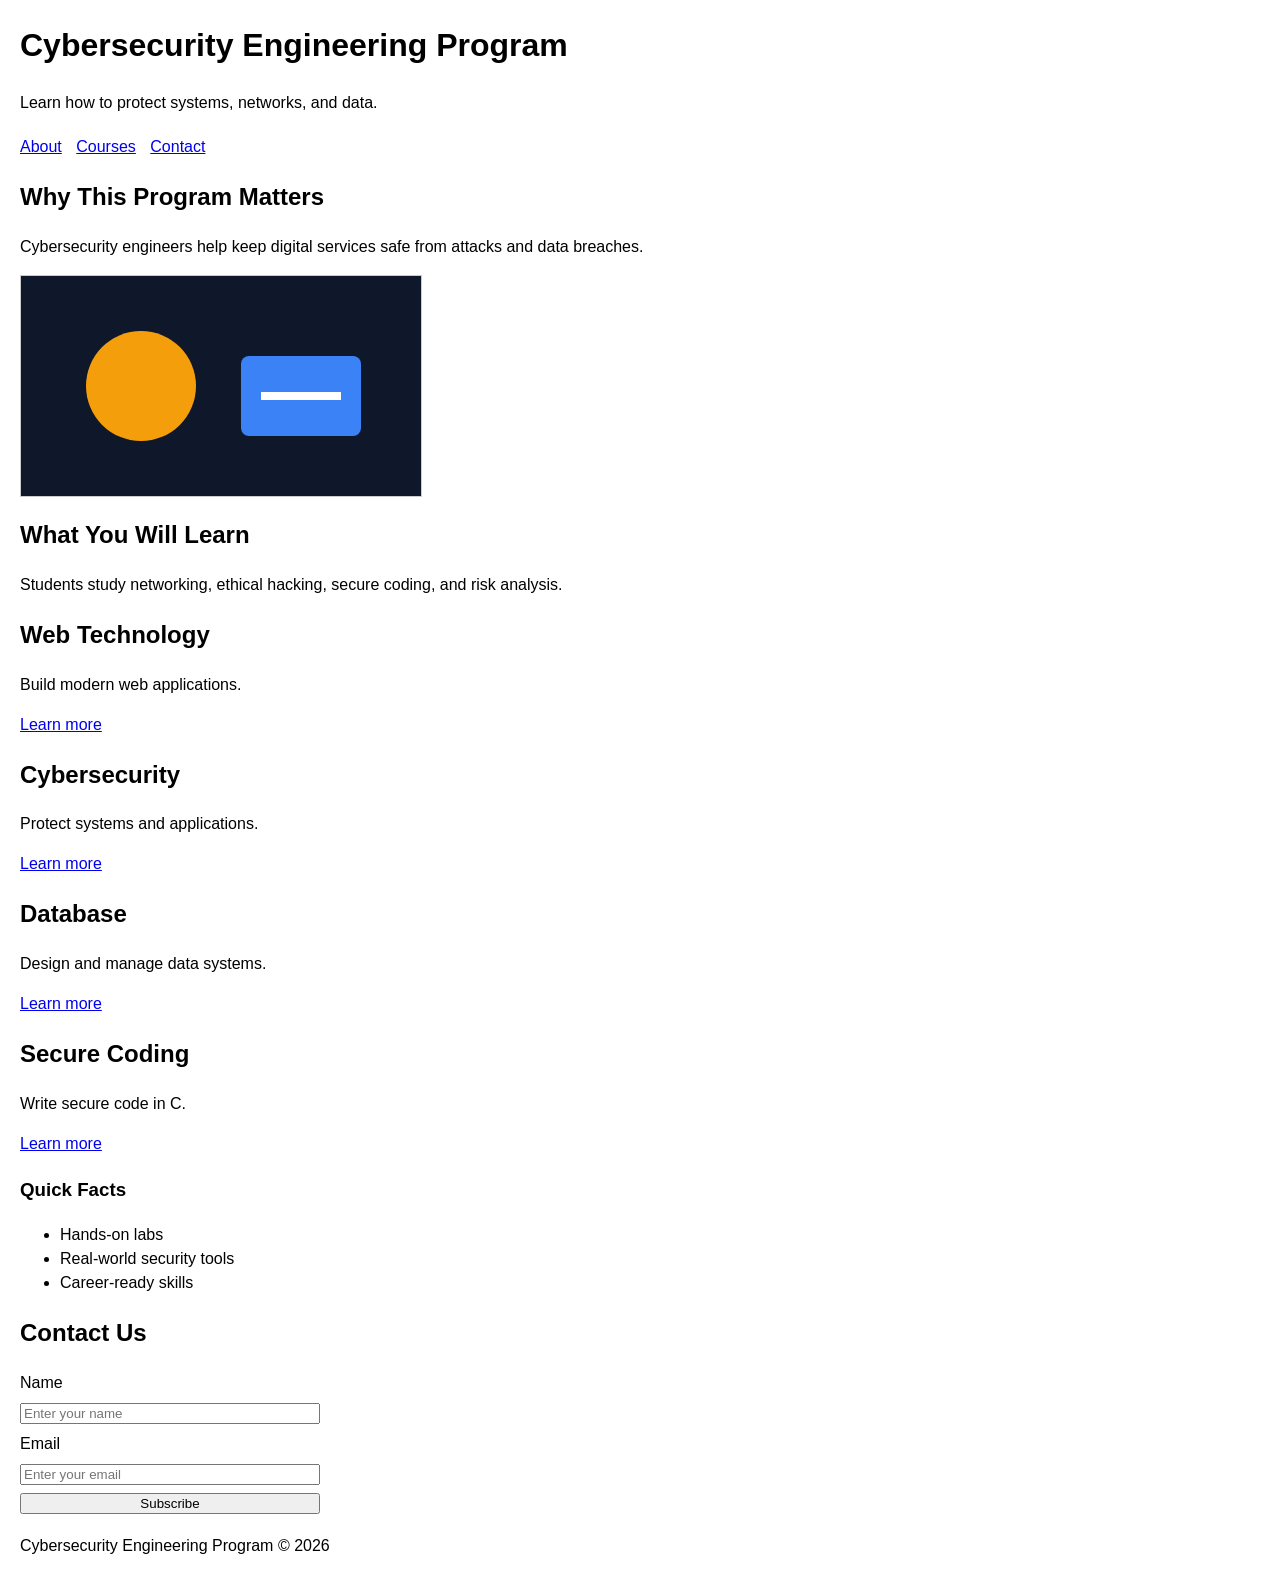
<file: 1-html/index.html>
<!doctype html>
<html lang="en">

<head>
  <meta charset="UTF-8" />
  <meta name="viewport" content="width=device-width, initial-scale=1.0" />
  <title>Cybersecurity Engineering Program</title>
  <style>
    body {
      font-family: Arial, sans-serif;
      margin: 20px;
      line-height: 1.5;
    }

    header,
    nav,
    main,
    article,
    section,
    aside,
    footer {
      margin-bottom: 20px;
    }

    nav a {
      margin-right: 10px;
    }

    img {
      max-width: 100%;
      border: 1px solid #ccc;
      display: block;
      margin-top: 10px;
    }

    form {
      display: flex;
      flex-direction: column;
      gap: 8px;
      max-width: 300px;
    }
  </style>
</head>

<body>
  <header>
    <h1>Cybersecurity Engineering Program</h1>
    <p>Learn how to protect systems, networks, and data.</p>
  </header>

  <nav>
    <a href="#about">About</a>
    <a href="#courses">Courses</a>
    <a href="#contact">Contact</a>
  </nav>

  <main>
    <article>
      <section id="about">
        <h2>Why This Program Matters</h2>
        <p>
          Cybersecurity engineers help keep digital services safe from attacks
          and data breaches.
        </p>
        <img
          src="data:image/svg+xml,%3Csvg xmlns='http://www.w3.org/2000/svg' width='400' height='220'%3E%3Crect width='400' height='220' fill='%230f172a'/%3E%3Ccircle cx='120' cy='110' r='55' fill='%23f59e0b'/%3E%3Crect x='220' y='80' width='120' height='80' rx='8' fill='%233b82f6'/%3E%3Cpath d='M240 120h80' stroke='white' stroke-width='8'/%3E%3C/svg%3E"
          alt="Cybersecurity illustration" />
      </section>

      <section id="courses">
        <h2>What You Will Learn</h2>
        <p>
          Students study networking, ethical hacking, secure coding, and risk
          analysis.
        </p>
        <article>
          <h2>Web Technology</h2>
          <p>Build modern web applications.</p>
          <a href="#">Learn more</a>
        </article>
        <article>
          <h2>Cybersecurity</h2>
          <p>Protect systems and applications.</p>
          <a href="#">Learn more</a>
        </article>
        <article>
          <h2>Database</h2>
          <p>Design and manage data systems.</p>
          <a href="#">Learn more</a>
        </article>
        <article>
          <h2>Secure Coding</h2>
          <p>Write secure code in C.</p>
          <a href="#">Learn more</a>
        </article>
      </section>

      <aside>
        <h3>Quick Facts</h3>
        <ul>
          <li>Hands-on labs</li>
          <li>Real-world security tools</li>
          <li>Career-ready skills</li>
        </ul>
      </aside>
    </article>

    <section id="contact">
      <h2>Contact Us</h2>
      <form>
        <label for="name">Name</label>
        <input type="text" id="name" name="name" placeholder="Enter your name" />

        <label for="email">Email</label>
        <input type="email" id="email" name="email" placeholder="Enter your email" />

        <button type="submit">Subscribe</button>
      </form>
    </section>
  </main>

  <footer>
    <p>Cybersecurity Engineering Program © 2026</p>
  </footer>
</body>

</html>
</file>
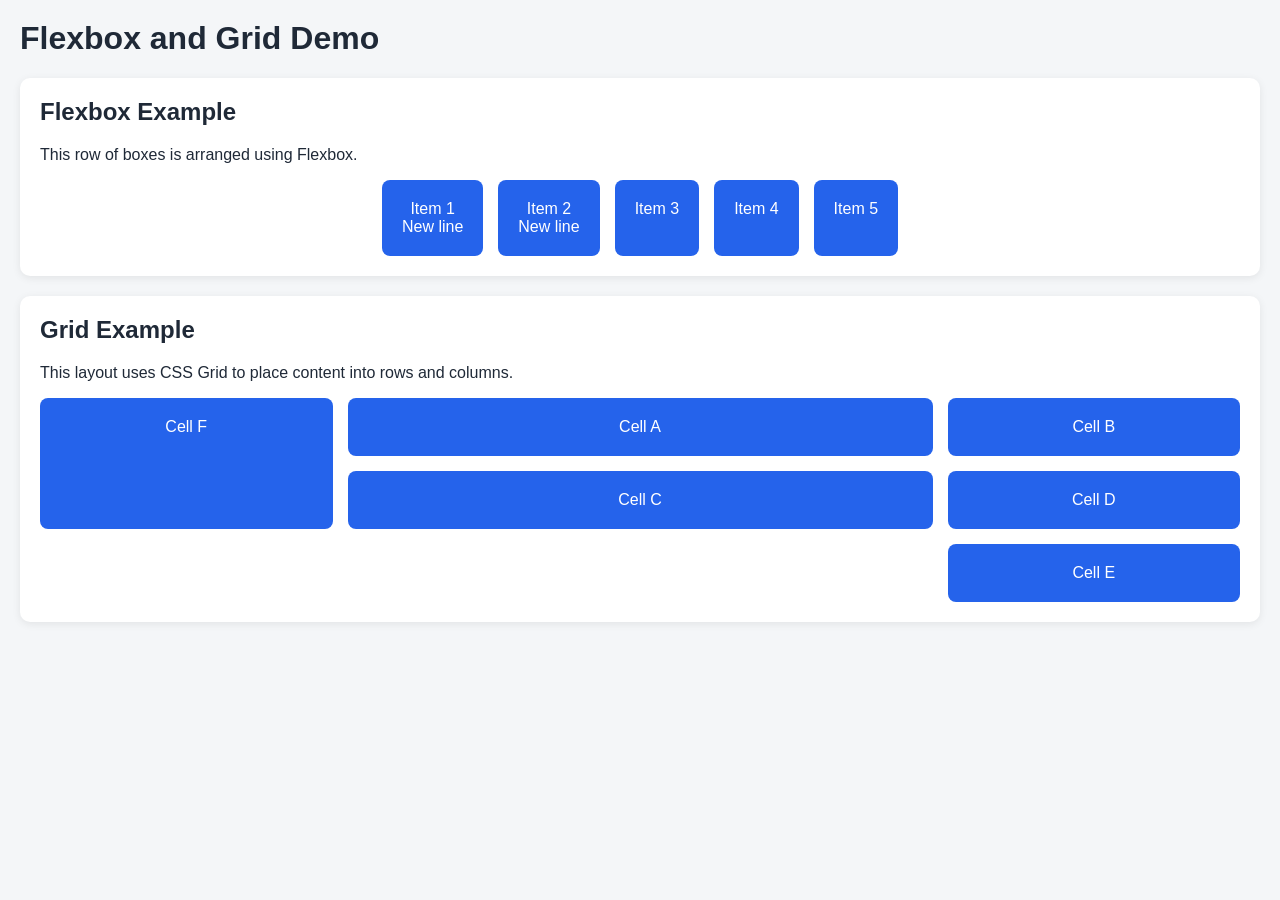
<file: 2-css/index.html>
<!doctype html>
<html lang="en">
  <head>
    <meta charset="UTF-8" />
    <meta name="viewport" content="width=device-width, initial-scale=1.0" />
    <title>Flexbox and Grid Demo</title>
    <link rel="stylesheet" href="style.css" />
  </head>
  <body>
    <h1>Flexbox and Grid Demo</h1>

    <section class="demo-section">
      <h2>Flexbox Example</h2>
      <p>This row of boxes is arranged using Flexbox.</p>
      <div class="flex-container">
        <div class="flex-item">
          Item 1 <br />
          New line
        </div>
        <div class="flex-item">
          Item 2 <br />
          New line
        </div>
        <div class="flex-item">Item 3</div>
        <div class="flex-item">Item 4</div>
        <div class="flex-item">Item 5</div> 
      </div>
    </section>

    <section class="demo-section">
      <h2>Grid Example</h2>
      <p>This layout uses CSS Grid to place content into rows and columns.</p>
      <div class="grid-container">
        <div class="grid-item">Cell A</div>
        <div class="grid-item">Cell B</div>
        <div class="grid-item">Cell C</div>
        <div class="grid-item">Cell D</div>
        <div class="grid-item grid-item2">Cell E</div>
        <div class="grid-item grid-item3">Cell F</div>
      </div>
    </section>
  </body>
</html>
</file>
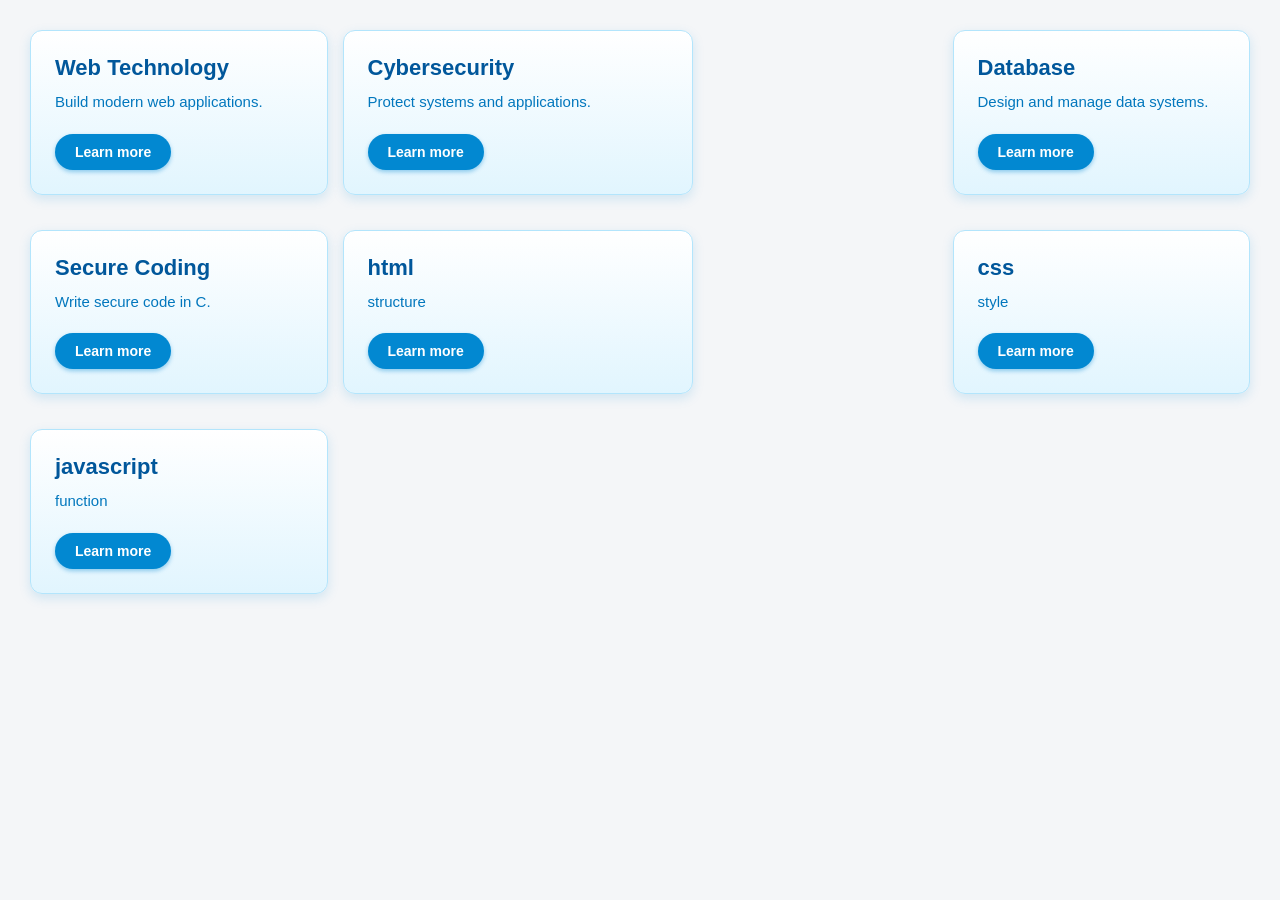
<file: 3-guided/index.html>
<!doctype html>
<html lang="en">
  <head>
    <meta charset="UTF-8" />
    <meta name="viewport" content="width=device-width, initial-scale=1.0" />
    <title>Flexbox and Grid Demo</title>
    <link rel="stylesheet" href="style.css" />
  </head>
  <body>
    <section class="courses">
      <article class="course-card">
        <h2>Web Technology</h2>
        <p>Build modern web applications.</p>
        <a href="#">Learn more</a>
      </article>

      <article class="course-card">
        <h2>Cybersecurity</h2>
        <p>Protect systems and applications.</p>
        <a href="#">Learn more</a>
      </article>

      <article class="course-card">
        <h2>Database</h2>
        <p>Design and manage data systems.</p>
        <a href="#">Learn more</a>
      </article>

      <article class="course-card">
        <h2>Secure Coding</h2>
        <p>Write secure code in C.</p>
        <a href="#">Learn more</a>
      </article>

      <article class="course-card">
        <h2>html</h2>
        <p>structure</p>
        <a href="#">Learn more</a>
      </article>

      <article class="course-card">
        <h2>css</h2>
        <p>style</p>
        <a href="#">Learn more</a>
      </article>

      <article class="course-card">
        <h2>javascript</h2>
        <p>function</p>
        <a href="#">Learn more</a>
      </article>

      <!-- Add 3 more courses below by yourself -->
    </section>
  </body>
</html>
</file>
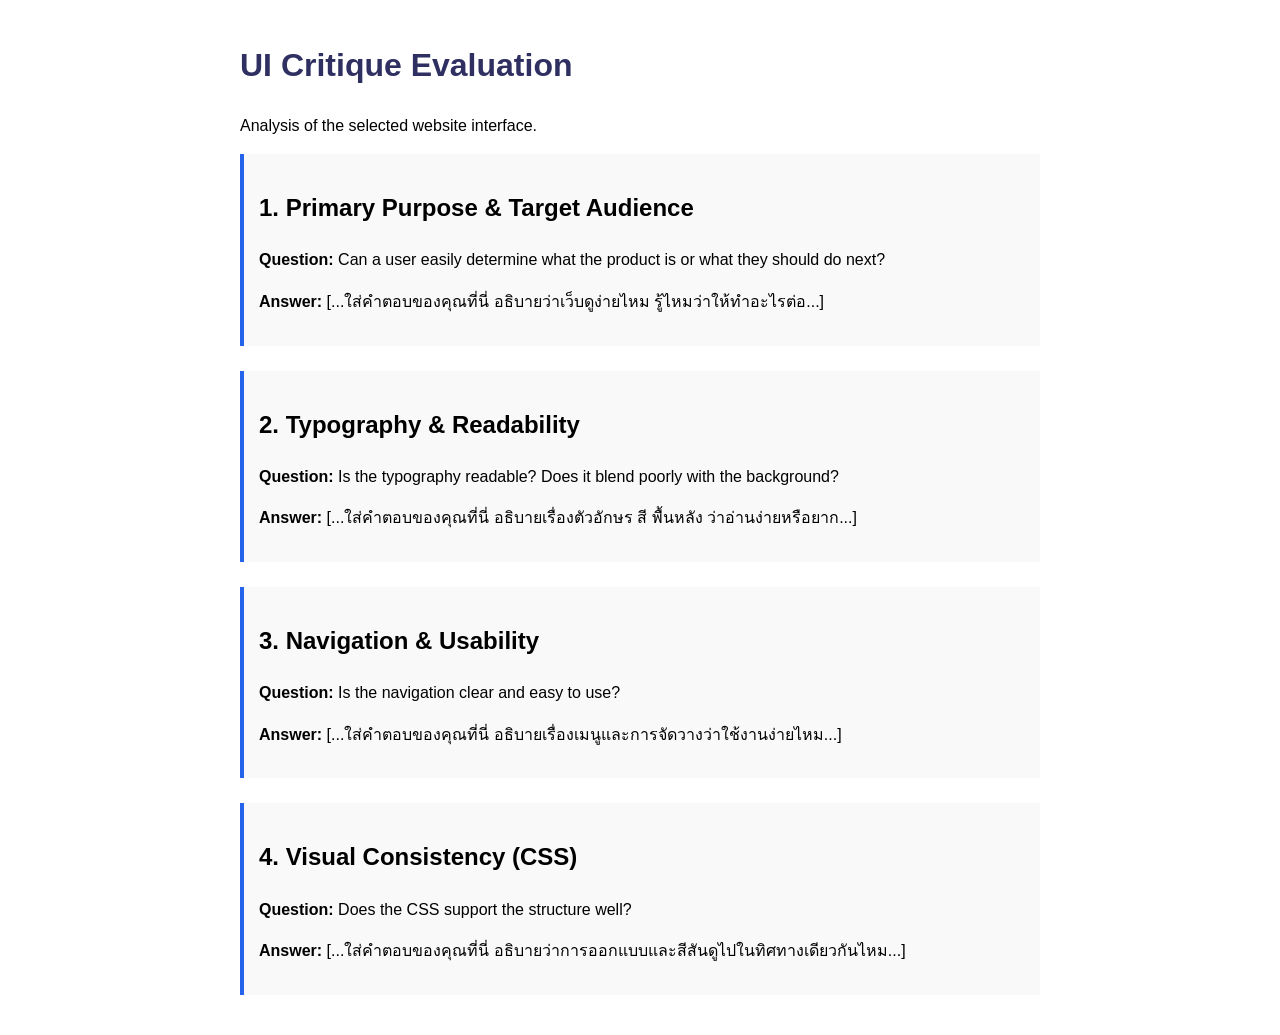
<file: 5-uicritique/index.html>
<!doctype html>
<html lang="en">

<head>
    <meta charset="UTF-8" />
    <meta name="viewport" content="width=device-width, initial-scale=1.0" />
    <title>UI Critique Assignment</title>
    <style>
        body {
            font-family: Arial, sans-serif;
            line-height: 1.6;
            margin: 40px auto;
            max-width: 800px;
            padding: 0 20px;
        }

        h1 {
            color: #2F3061;
        }

        .critique-section {
            margin-bottom: 25px;
            padding: 15px;
            background: #f9f9f9;
            border-left: 4px solid #2563eb;
        }
    </style>
</head>

<body>
    <main>
        <h1>UI Critique Evaluation</h1>
        <p>Analysis of the selected website interface.</p>

        <div class="critique-section">
            <h2>1. Primary Purpose & Target Audience</h2>
            <p><strong>Question:</strong> Can a user easily determine what the product is or what they should do next?
            </p>
            <p><strong>Answer:</strong> [...ใส่คำตอบของคุณที่นี่ อธิบายว่าเว็บดูง่ายไหม รู้ไหมว่าให้ทำอะไรต่อ...]</p>
        </div>

        <div class="critique-section">
            <h2>2. Typography & Readability</h2>
            <p><strong>Question:</strong> Is the typography readable? Does it blend poorly with the background?</p>
            <p><strong>Answer:</strong> [...ใส่คำตอบของคุณที่นี่ อธิบายเรื่องตัวอักษร สี พื้นหลัง ว่าอ่านง่ายหรือยาก...]
            </p>
        </div>

        <div class="critique-section">
            <h2>3. Navigation & Usability</h2>
            <p><strong>Question:</strong> Is the navigation clear and easy to use?</p>
            <p><strong>Answer:</strong> [...ใส่คำตอบของคุณที่นี่ อธิบายเรื่องเมนูและการจัดวางว่าใช้งานง่ายไหม...]</p>
        </div>

        <div class="critique-section">
            <h2>4. Visual Consistency (CSS)</h2>
            <p><strong>Question:</strong> Does the CSS support the structure well?</p>
            <p><strong>Answer:</strong> [...ใส่คำตอบของคุณที่นี่ อธิบายว่าการออกแบบและสีสันดูไปในทิศทางเดียวกันไหม...]
            </p>
        </div>
    </main>
</body>

</html>
</file>
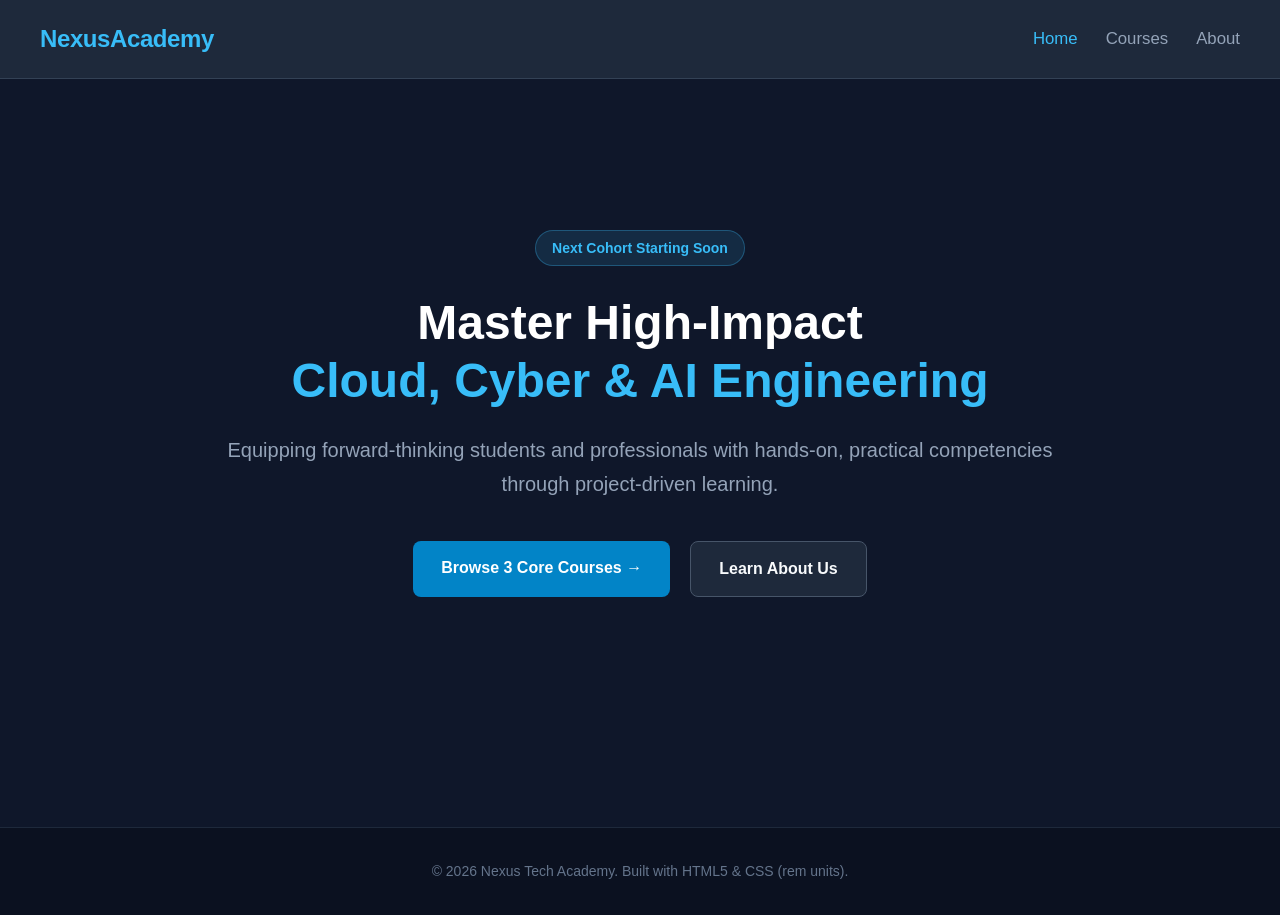
<file: ai/index.html>
<!DOCTYPE html>
<html lang="en">
<head>
  <meta charset="UTF-8">
  <meta name="viewport" content="width=device-width, initial-scale=1.0">
  <title>Nexus Tech Academy | Home</title>
  <link rel="stylesheet" href="style.css">
</head>
<body>

  <!-- Navigation -->
  <header class="header">
    <div class="nav-container">
      <a href="index.html" class="logo">NexusAcademy</a>
      <ul class="nav-links">
        <li><a href="index.html" class="active">Home</a></li>
        <li><a href="courses.html">Courses</a></li>
        <li><a href="about.html">About</a></li>
      </ul>
    </div>
  </header>

  <!-- Clean Hero Section -->
  <main class="container">
    <section class="hero">
      <span class="badge">Next Cohort Starting Soon</span>
      <h1 class="hero-title">
        Master High-Impact<br>
        <span>Cloud, Cyber & AI Engineering</span>
      </h1>
      <p class="hero-desc">
        Equipping forward-thinking students and professionals with hands-on, 
        practical competencies through project-driven learning.
      </p>
      <div class="btn-group">
        <a href="courses.html" class="btn btn-primary">Browse 3 Core Courses →</a>
        <a href="about.html" class="btn btn-secondary">Learn About Us</a>
      </div>
    </section>
  </main>

  <!-- Footer -->
  <footer class="footer">
    <p>&copy; 2026 Nexus Tech Academy. Built with HTML5 & CSS (rem units).</p>
  </footer>

</body>
</html>
</file>
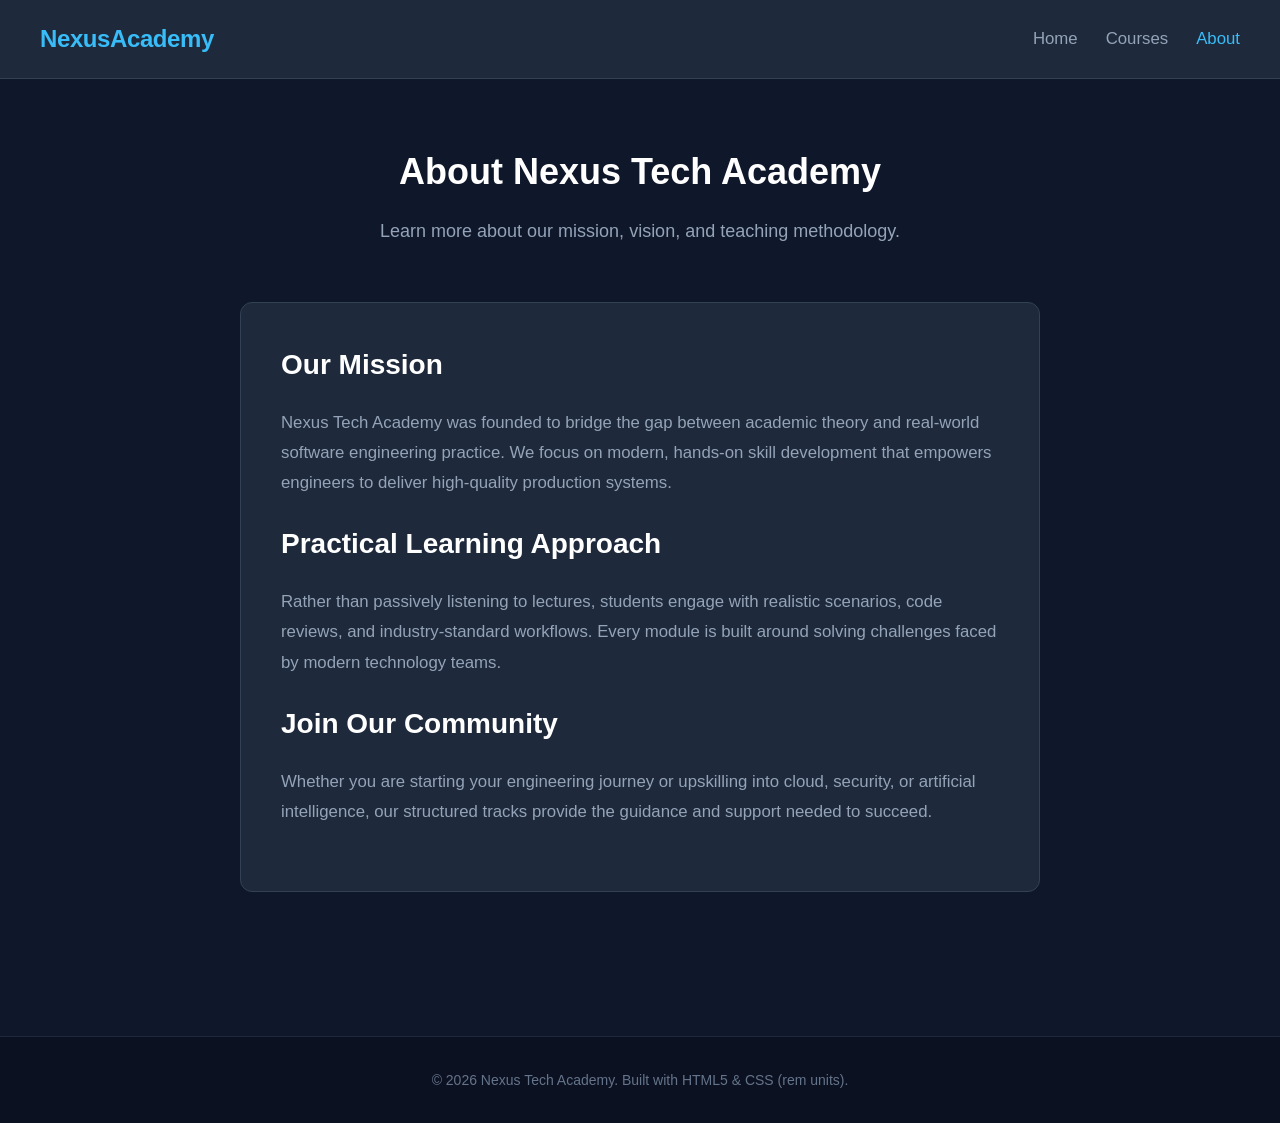
<file: ai/about.html>
<!DOCTYPE html>
<html lang="en">
<head>
  <meta charset="UTF-8">
  <meta name="viewport" content="width=device-width, initial-scale=1.0">
  <title>Nexus Tech Academy | About</title>
  <link rel="stylesheet" href="style.css">
</head>
<body>

  <!-- Navigation -->
  <header class="header">
    <div class="nav-container">
      <a href="index.html" class="logo">NexusAcademy</a>
      <ul class="nav-links">
        <li><a href="index.html">Home</a></li>
        <li><a href="courses.html">Courses</a></li>
        <li><a href="about.html" class="active">About</a></li>
      </ul>
    </div>
  </header>

  <!-- About Section -->
  <main class="container">
    <h1 class="page-title">About Nexus Tech Academy</h1>
    <p class="page-subtitle">Learn more about our mission, vision, and teaching methodology.</p>

    <div class="about-content">
      <h2>Our Mission</h2>
      <p>
        Nexus Tech Academy was founded to bridge the gap between academic theory and real-world software engineering practice. We focus on modern, hands-on skill development that empowers engineers to deliver high-quality production systems.
      </p>

      <h2>Practical Learning Approach</h2>
      <p>
        Rather than passively listening to lectures, students engage with realistic scenarios, code reviews, and industry-standard workflows. Every module is built around solving challenges faced by modern technology teams.
      </p>

      <h2>Join Our Community</h2>
      <p>
        Whether you are starting your engineering journey or upskilling into cloud, security, or artificial intelligence, our structured tracks provide the guidance and support needed to succeed.
      </p>
    </div>
  </main>

  <!-- Footer -->
  <footer class="footer">
    <p>&copy; 2026 Nexus Tech Academy. Built with HTML5 & CSS (rem units).</p>
  </footer>

</body>
</html>
</file>
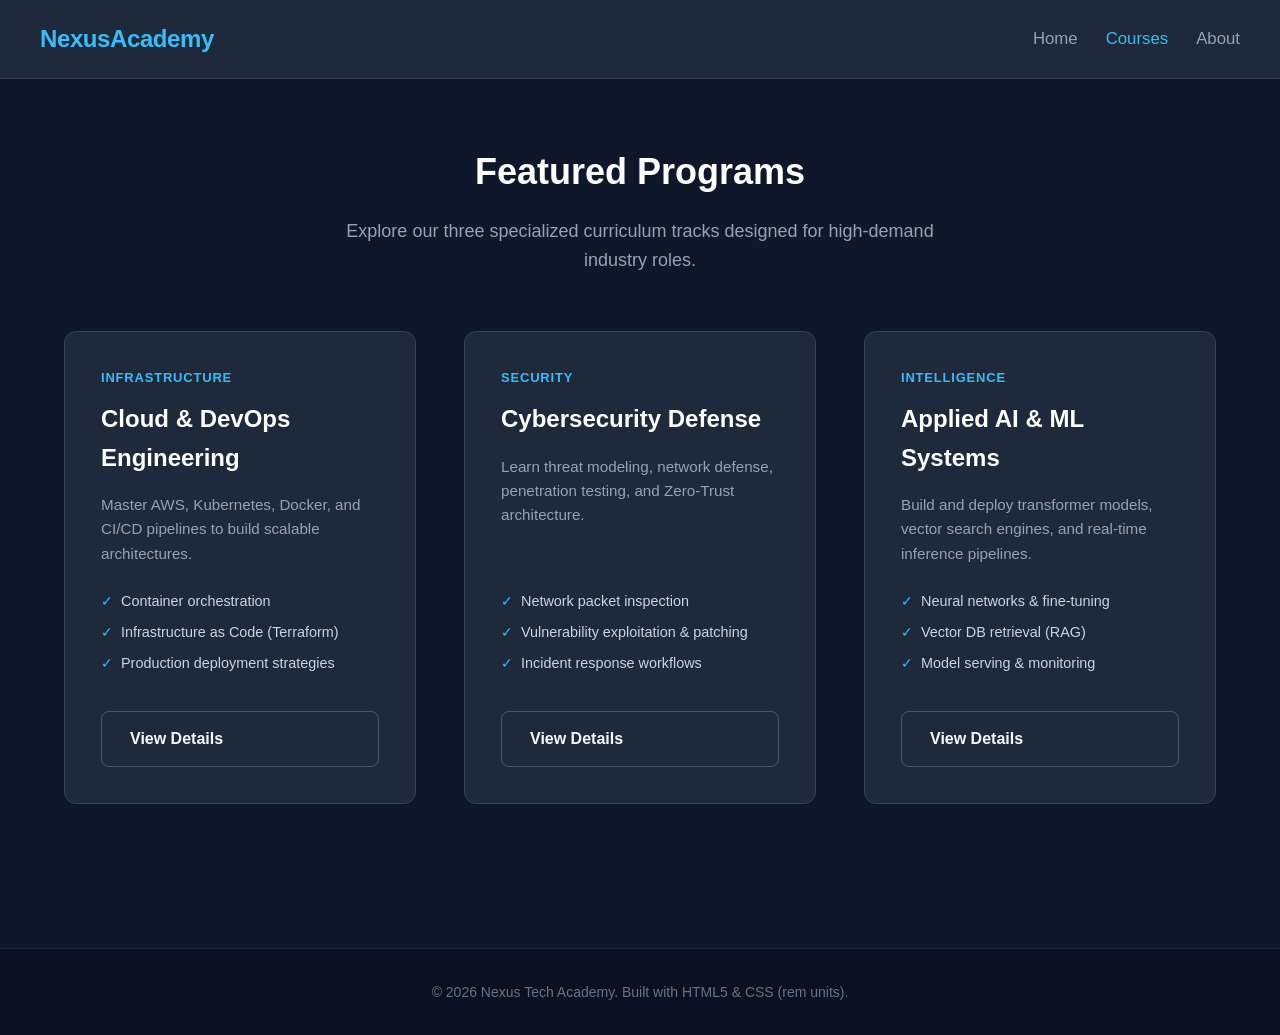
<file: ai/course.html>
<!DOCTYPE html>
<html lang="en">
<head>
  <meta charset="UTF-8">
  <meta name="viewport" content="width=device-width, initial-scale=1.0">
  <title>Nexus Tech Academy | Courses</title>
  <link rel="stylesheet" href="style.css">
</head>
<body>

  <!-- Navigation -->
  <header class="header">
    <div class="nav-container">
      <a href="index.html" class="logo">NexusAcademy</a>
      <ul class="nav-links">
        <li><a href="index.html">Home</a></li>
        <li><a href="courses.html" class="active">Courses</a></li>
        <li><a href="about.html">About</a></li>
      </ul>
    </div>
  </header>

  <!-- Courses Section with 3 Cards and Larger Gap -->
  <main class="container">
    <h1 class="page-title">Featured Programs</h1>
    <p class="page-subtitle">
      Explore our three specialized curriculum tracks designed for high-demand industry roles.
    </p>

    <div class="courses-grid">
      <!-- Course 1 -->
      <article class="course-card">
        <div class="course-tag">Infrastructure</div>
        <h3>Cloud & DevOps Engineering</h3>
        <p>Master AWS, Kubernetes, Docker, and CI/CD pipelines to build scalable architectures.</p>
        <ul>
          <li>Container orchestration</li>
          <li>Infrastructure as Code (Terraform)</li>
          <li>Production deployment strategies</li>
        </ul>
        <a href="#" class="btn btn-secondary">View Details</a>
      </article>

      <!-- Course 2 -->
      <article class="course-card">
        <div class="course-tag">Security</div>
        <h3>Cybersecurity Defense</h3>
        <p>Learn threat modeling, network defense, penetration testing, and Zero-Trust architecture.</p>
        <ul>
          <li>Network packet inspection</li>
          <li>Vulnerability exploitation & patching</li>
          <li>Incident response workflows</li>
        </ul>
        <a href="#" class="btn btn-secondary">View Details</a>
      </article>

      <!-- Course 3 -->
      <article class="course-card">
        <div class="course-tag">Intelligence</div>
        <h3>Applied AI & ML Systems</h3>
        <p>Build and deploy transformer models, vector search engines, and real-time inference pipelines.</p>
        <ul>
          <li>Neural networks & fine-tuning</li>
          <li>Vector DB retrieval (RAG)</li>
          <li>Model serving & monitoring</li>
        </ul>
        <a href="#" class="btn btn-secondary">View Details</a>
      </article>
    </div>
  </main>

  <!-- Footer -->
  <footer class="footer">
    <p>&copy; 2026 Nexus Tech Academy. Built with HTML5 & CSS (rem units).</p>
  </footer>

</body>
</html>
</file>
<file: 2-css/style.css>
body {
    font-family: Arial, sans-serif;
    margin: 0;
    padding: 20px;
    background: #f4f6f8;
    color: #1f2937;
}

h1,
h2 {
    margin-top: 0;
}

.demo-section {
    background: white;
    padding: 20px;
    border-radius: 10px;
    margin-bottom: 20px;
    box-shadow: 0 2px 8px rgba(0, 0, 0, 0.08);
}

.flex-container {
    display: flex;
    gap: 15px;
    justify-content: center;
    flex-wrap: wrap;
}

.flex-item,
.grid-item {
    background: #2563eb;
    color: white;
    padding: 20px;
    border-radius: 8px;
    text-align: center;
}

.grid-container {
    display: grid;
    grid-template-columns: 1fr 2fr 1fr;
    gap: 15px;
}

/* เปิดใช้งาน Grid Spanning */
.grid-item2 {
    grid-column: 3/4;
}

.grid-item3 {
    grid-row: 1/3;
}

/* เปิดใช้งาน Responsive Media Query */
@media (max-width: 600px) {
    .grid-container {
        grid-template-columns: 1fr;
    }
}
</file>
<file: 3-guided/style.css>
body {
    font-family: Arial, sans-serif;
    margin: 0;
    padding: 30px;
    background: #f4f6f8;
}

/*.courses {
    display: flex;
    flex-wrap: wrap;
    gap: 20px;
    justify-content: center;
} */

.courses {
    display: grid;
    grid-template-columns: 1fr 2fr 1fr;
    gap: 15px;
} 

/* ตกแต่งกรอบของการ์ด */
/* ตกแต่งตัวการ์ดธีมทะเล */
.course-card {
  /* ไล่สีจากขาวไปฟ้าอ่อน เหมือนชายหาดหรือผิวน้ำ */
  background: linear-gradient(180deg, #ffffff 0%, #e1f5fe 100%);
  border: 1px solid #b3e5fc;
  border-radius: 12px;
  padding: 24px;
  margin-bottom: 20px;
  max-width: 300px;
  /* เพิ่มเงาสีฟ้าอ่อนๆ ให้การ์ดดูมีมิติ */
  box-shadow: 0 4px 12px rgba(2, 136, 209, 0.15);
  transition: transform 0.3s ease, box-shadow 0.3s ease;
}

/* เอฟเฟกต์เวลาเอาเมาส์ชี้ ให้การ์ดลอยขึ้นนิดๆ เหมือนคลื่นน้ำ */
.course-card:hover {
  transform: translateY(-5px);
  box-shadow: 0 8px 16px rgba(2, 136, 209, 0.3);
}

/* ตกแต่งหัวข้อ สีน้ำเงินเข้ม (น้ำลึก) */
.course-card h2 {
  margin: 0 0 10px 0;
  font-size: 22px;
  color: #01579b; 
}

/* ตกแต่งข้อความอธิบาย สีฟ้าเข้ม */
.course-card p {
  margin: 0 0 20px 0;
  font-size: 15px;
  color: #0277bd;
  line-height: 1.5;
}

/* ตกแต่งปุ่มลิงก์ */
.course-card a {
  display: inline-block;
  padding: 10px 20px;
  background-color: #0288d1; /* สีฟ้าน้ำทะเล */
  color: #ffffff;
  text-decoration: none;
  border-radius: 25px; /* มุมโค้งมนเหมือนหยดน้ำ */
  font-size: 14px;
  font-weight: bold;
  box-shadow: 0 2px 4px rgba(2, 136, 209, 0.4);
  transition: background-color 0.3s;
}

/* ตอนเอาเมาส์ชี้ปุ่ม เปลี่ยนเป็นสีฟ้าที่สว่างขึ้น */
.course-card a:hover {
  background-color: #03a9f4; 
}
</file>
<file: ai/style.css>
/* --- CSS Reset & Global Settings --- */
* {
  margin: 0;
  padding: 0;
  box-sizing: border-box;
}

body {
  font-family: -apple-system, BlinkMacSystemFont, "Segoe UI", Roboto, "Helvetica Neue", Arial, sans-serif;
  background-color: #0f172a;
  color: #f8fafc;
  line-height: 1.6;
}

/* --- Header & Responsive Navigation --- */
.header {
  background-color: #1e293b;
  border-bottom: 0.0625rem solid #334155;
  padding: 1.25rem 2rem;
}

.nav-container {
  max-width: 75rem;
  margin: 0 auto;
  display: flex;
  justify-content: space-between;
  align-items: center;
}

.logo {
  font-size: 1.5rem;
  font-weight: 700;
  color: #38bdf8;
  text-decoration: none;
  letter-spacing: -0.025rem;
}

.nav-links {
  display: flex;
  list-style: none;
  gap: 1.75rem;
}

.nav-links a {
  color: #94a3b8;
  text-decoration: none;
  font-size: 1.05rem;
  font-weight: 500;
  transition: color 0.2s ease;
}

.nav-links a:hover,
.nav-links a.active {
  color: #38bdf8;
}

/* --- Responsive Navbar (Stack vertically on mobile) --- */
@media (max-width: 48rem) {
  .nav-container {
    flex-direction: column;
    align-items: stretch;
    gap: 1.25rem;
  }

  .logo {
    text-align: center;
  }

  .nav-links {
    flex-direction: column; /* Stacked vertically on mobile */
    align-items: center;
    gap: 0.875rem;
    width: 100%;
    padding-top: 0.5rem;
    border-top: 0.0625rem solid #334155;
  }

  .nav-links li {
    width: 100%;
    text-align: center;
  }

  .nav-links a {
    display: block;
    padding: 0.5rem 0;
  }
}

/* --- Main Layout Container --- */
.container {
  max-width: 75rem;
  margin: 0 auto;
  padding: 4rem 1.5rem;
}

.page-title {
  font-size: 2.25rem;
  font-weight: 800;
  margin-bottom: 1rem;
  color: #ffffff;
  text-align: center;
}

.page-subtitle {
  font-size: 1.125rem;
  color: #94a3b8;
  text-align: center;
  max-width: 40rem;
  margin: 0 auto 3.5rem auto;
}

/* --- Home / Hero Section (Clean - No Terminal, No Stats) --- */
.hero {
  min-height: 60vh;
  display: flex;
  flex-direction: column;
  justify-content: center;
  align-items: center;
  text-align: center;
  max-width: 54rem;
  margin: 0 auto;
  padding: 5rem 1rem;
}

.badge {
  display: inline-block;
  background-color: rgba(56, 189, 248, 0.12);
  color: #38bdf8;
  border: 0.0625rem solid rgba(56, 189, 248, 0.3);
  padding: 0.375rem 1rem;
  border-radius: 9999px;
  font-size: 0.875rem;
  font-weight: 600;
  margin-bottom: 1.75rem;
}

.hero-title {
  font-size: 3rem;
  line-height: 1.2;
  font-weight: 800;
  color: #ffffff;
  margin-bottom: 1.5rem;
}

.hero-title span {
  color: #38bdf8;
}

.hero-desc {
  font-size: 1.25rem;
  color: #94a3b8;
  margin-bottom: 2.5rem;
  line-height: 1.7;
}

.btn-group {
  display: flex;
  gap: 1.25rem;
  justify-content: center;
  flex-wrap: wrap;
}

.btn {
  display: inline-block;
  padding: 0.875rem 1.75rem;
  font-size: 1rem;
  font-weight: 600;
  border-radius: 0.5rem;
  text-decoration: none;
  transition: all 0.2s ease;
}

.btn-primary {
  background-color: #0284c7;
  color: #ffffff;
}

.btn-primary:hover {
  background-color: #0369a1;
}

.btn-secondary {
  background-color: #1e293b;
  color: #f8fafc;
  border: 0.0625rem solid #475569;
}

.btn-secondary:hover {
  background-color: #334155;
}

/* --- Courses Grid (Larger Gap between 3 Cards) --- */
.courses-grid {
  display: grid;
  grid-template-columns: repeat(3, 1fr);
  gap: 3rem; /* Larger gap as required */
  margin-top: 2rem;
}

@media (max-width: 64rem) {
  .courses-grid {
    grid-template-columns: repeat(2, 1fr);
    gap: 2.25rem;
  }
}

@media (max-width: 45rem) {
  .courses-grid {
    grid-template-columns: 1fr;
    gap: 2.5rem;
  }
}

.course-card {
  background-color: #1e293b;
  border: 0.0625rem solid #334155;
  border-radius: 0.75rem;
  padding: 2.25rem;
  display: flex;
  flex-direction: column;
  transition: transform 0.2s ease, border-color 0.2s ease;
}

.course-card:hover {
  transform: translateY(-0.25rem);
  border-color: #38bdf8;
}

.course-tag {
  font-size: 0.8125rem;
  color: #38bdf8;
  font-weight: 700;
  text-transform: uppercase;
  letter-spacing: 0.05rem;
  margin-bottom: 0.75rem;
}

.course-card h3 {
  font-size: 1.5rem;
  font-weight: 700;
  margin-bottom: 1rem;
  color: #ffffff;
}

.course-card p {
  font-size: 0.95rem;
  color: #94a3b8;
  line-height: 1.6;
  margin-bottom: 1.5rem;
  flex-grow: 1;
}

.course-card ul {
  list-style: none;
  margin-bottom: 1.75rem;
}

.course-card ul li {
  font-size: 0.9rem;
  color: #cbd5e1;
  margin-bottom: 0.5rem;
  padding-left: 1.25rem;
  position: relative;
}

.course-card ul li::before {
  content: "✓";
  position: absolute;
  left: 0;
  color: #38bdf8;
}

/* --- About Page Styles --- */
.about-content {
  background-color: #1e293b;
  border: 0.0625rem solid #334155;
  border-radius: 0.75rem;
  padding: 2.5rem;
  max-width: 50rem;
  margin: 0 auto;
}

.about-content h2 {
  font-size: 1.75rem;
  margin-bottom: 1.25rem;
  color: #ffffff;
}

.about-content p {
  font-size: 1.05rem;
  color: #94a3b8;
  line-height: 1.8;
  margin-bottom: 1.5rem;
}

/* --- Footer --- */
.footer {
  background-color: #0b1120;
  border-top: 0.0625rem solid #1e293b;
  text-align: center;
  padding: 2rem 1.5rem;
  color: #64748b;
  font-size: 0.875rem;
  margin-top: 5rem;
}
</file>
